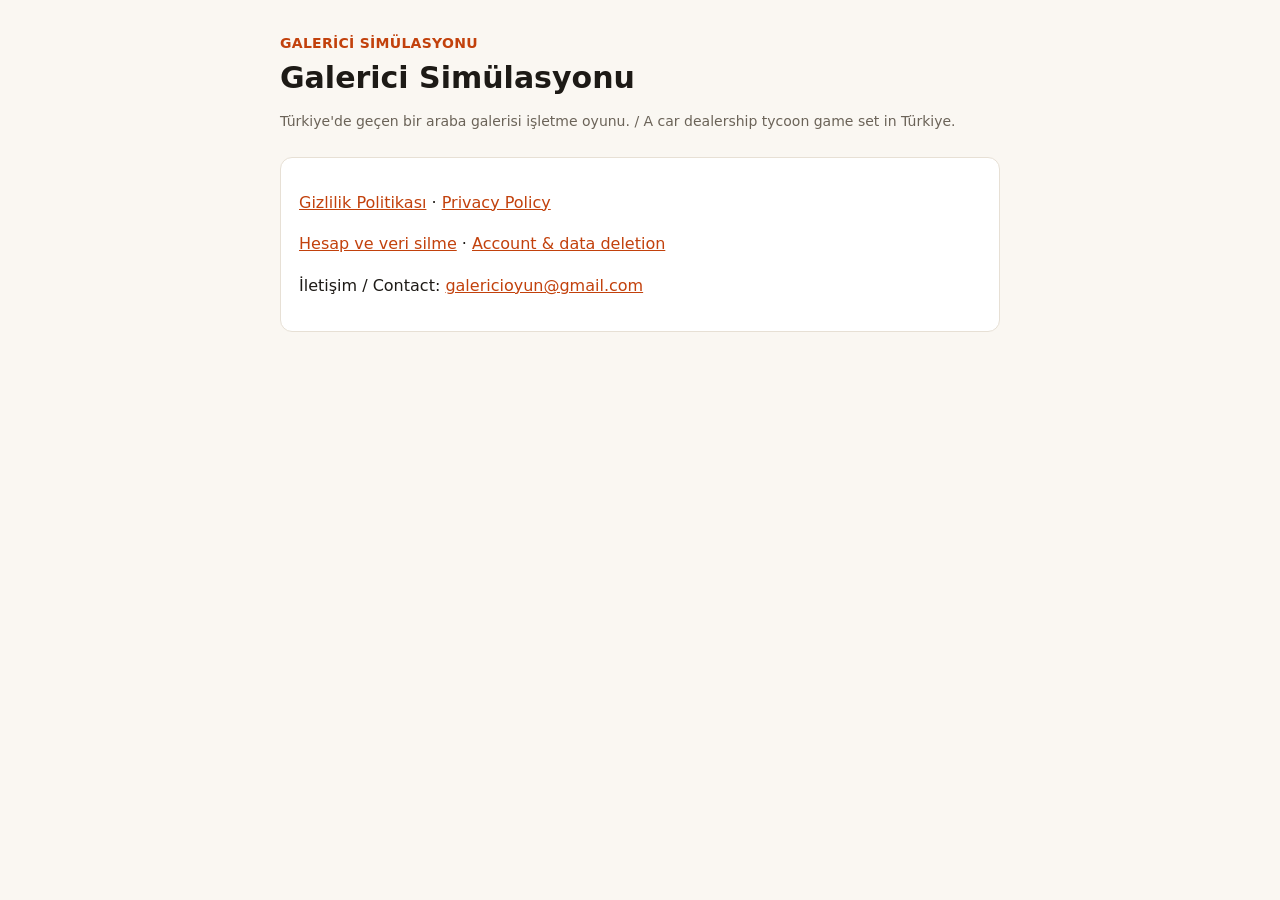
<file: index.html>
<!DOCTYPE html>
<html lang="tr">
<head>
<meta charset="utf-8">
<meta name="viewport" content="width=device-width, initial-scale=1">
<title>Galerici Simülasyonu</title>
<link rel="stylesheet" href="style.css">
</head>
<body>
<main>
<header>
<div class="brand">Galerici Simülasyonu</div>
<h1>Galerici Simülasyonu</h1>
<p class="muted">Türkiye'de geçen bir araba galerisi işletme oyunu. / A car dealership tycoon game set in Türkiye.</p>
</header>
<div class="card">
<p><a href="gizlilik.html">Gizlilik Politikası</a> · <a href="gizlilik.html#en">Privacy Policy</a></p>
<p><a href="hesap-silme.html">Hesap ve veri silme</a> · <a href="hesap-silme.html#en">Account &amp; data deletion</a></p>
<p>İletişim / Contact: <a href="mailto:galericioyun@gmail.com">galericioyun@gmail.com</a></p>
</div>
</main>
</body>
</html>
</file>
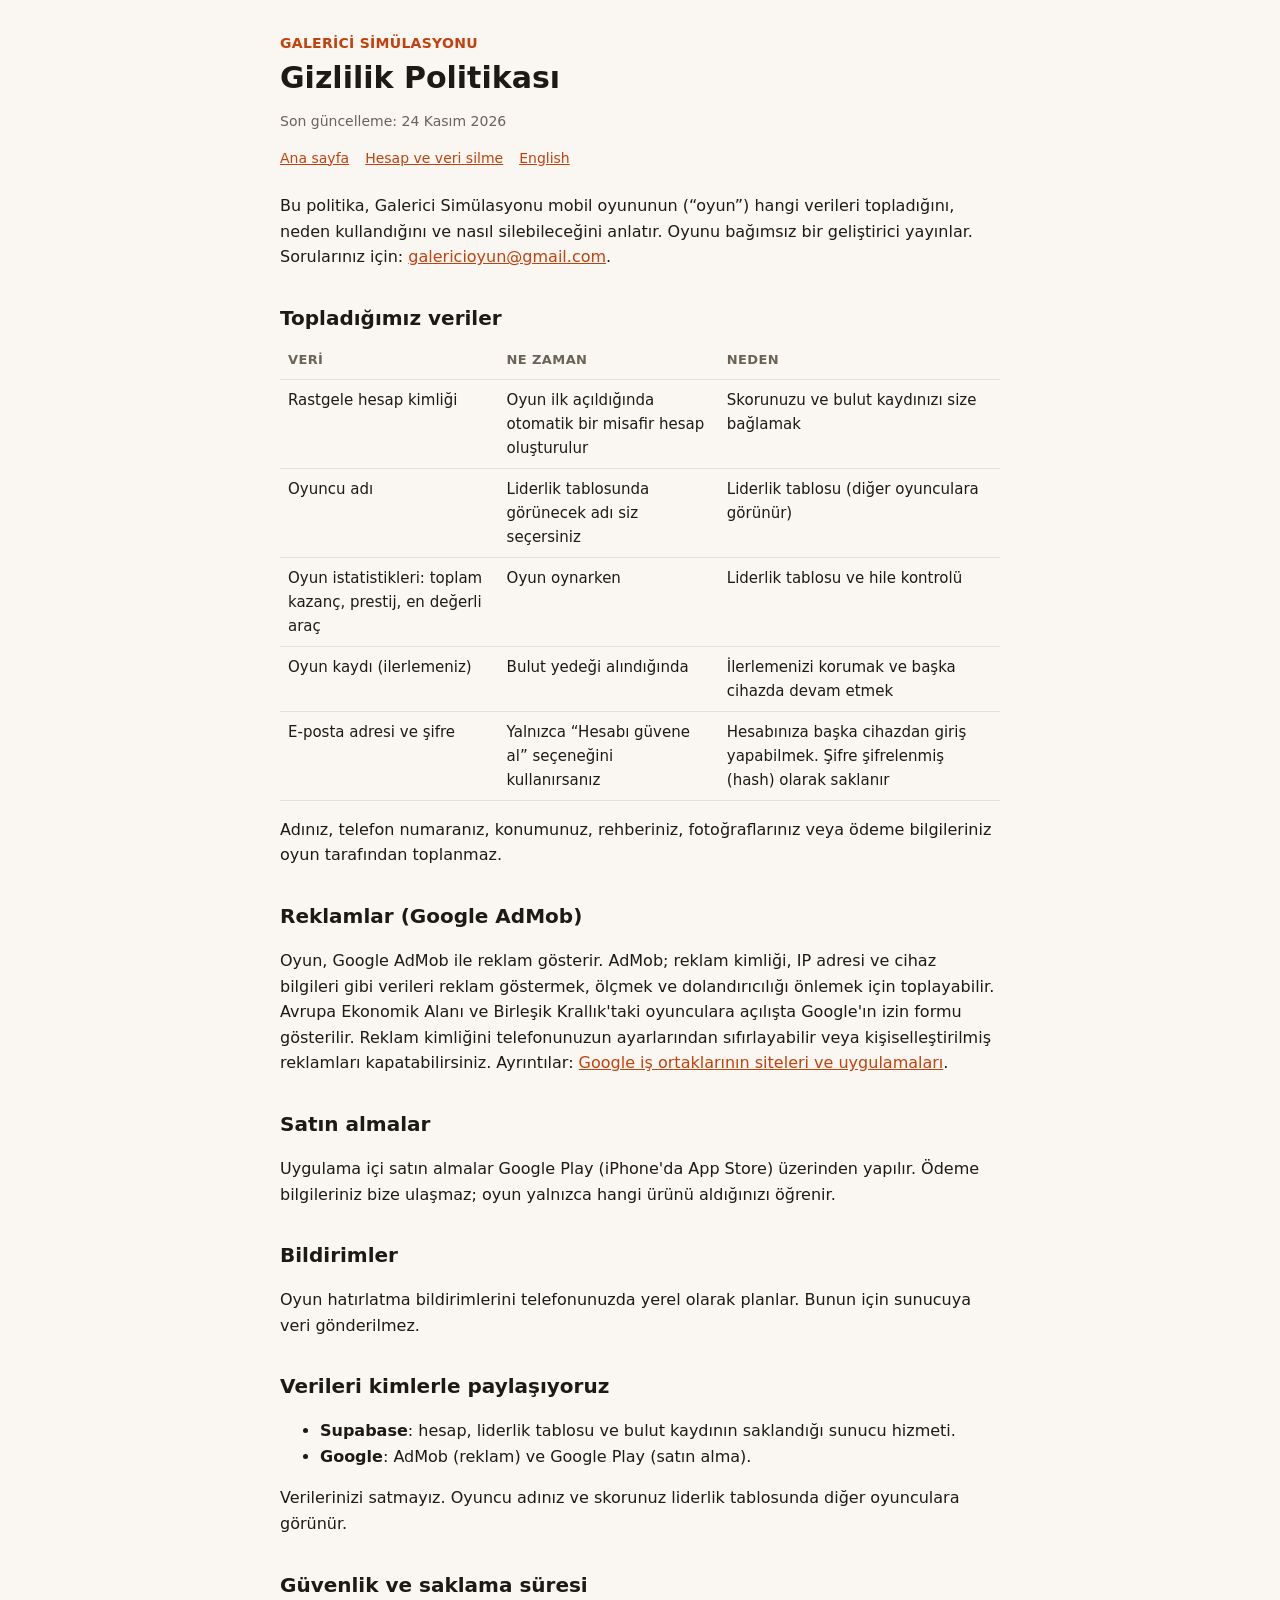
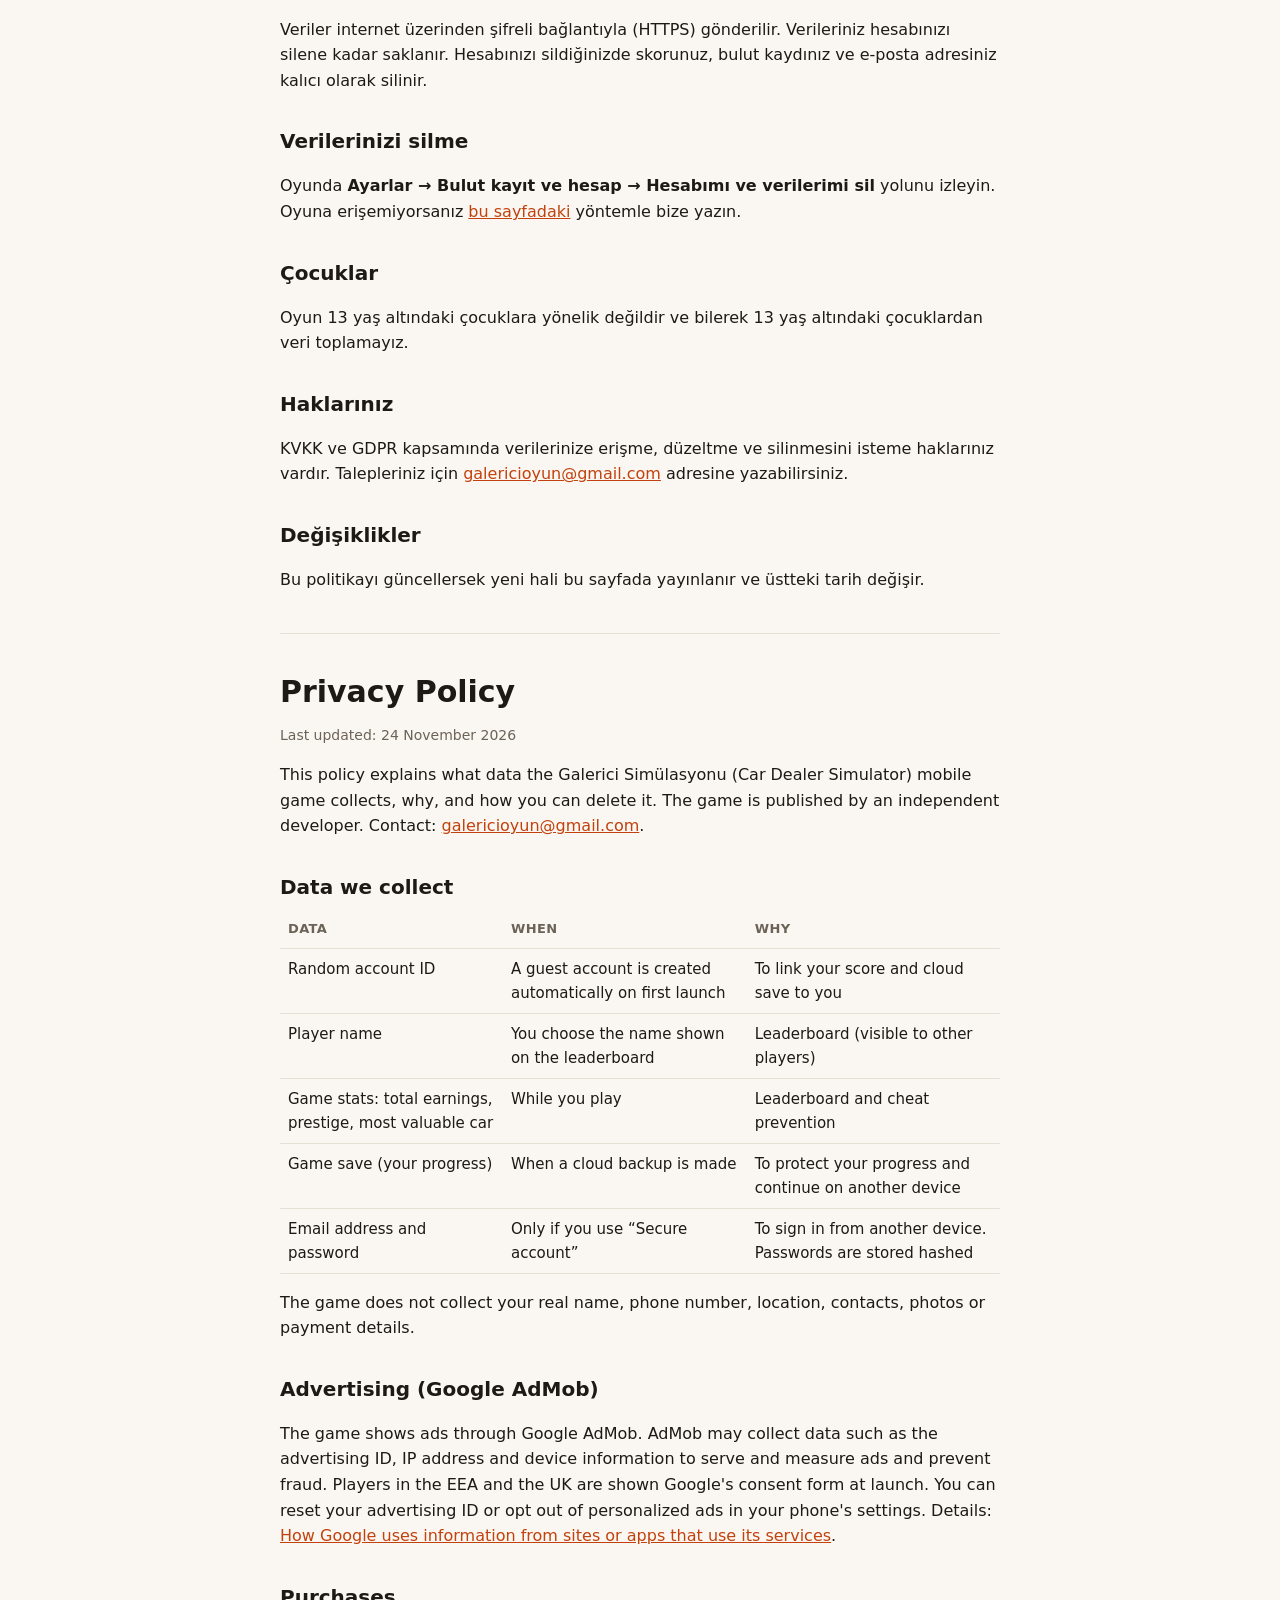
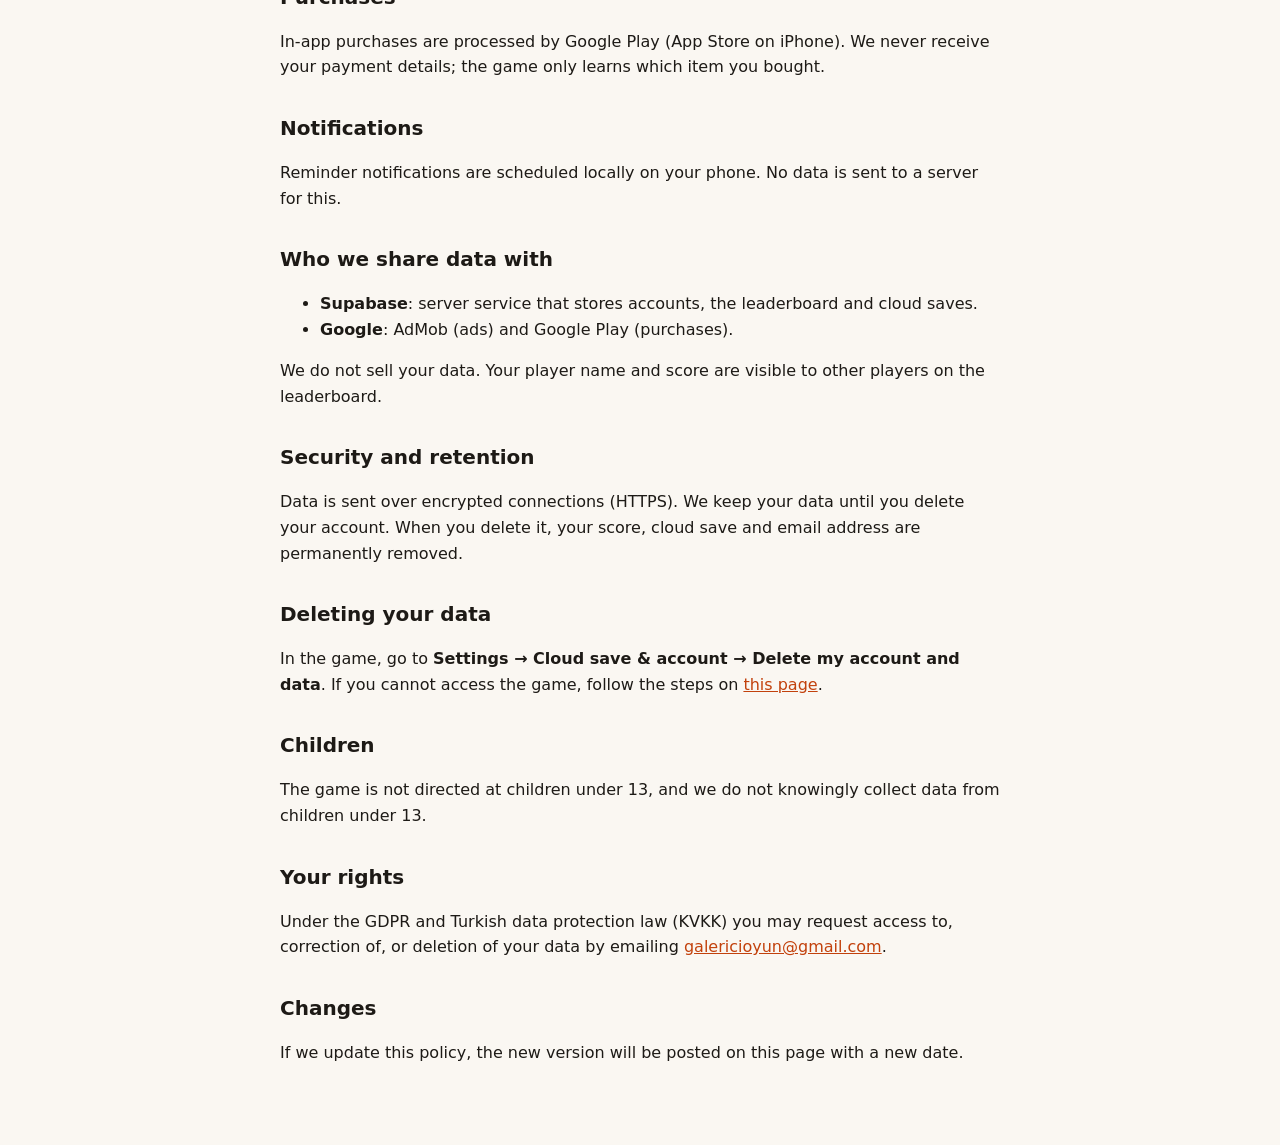
<file: gizlilik.html>
<!DOCTYPE html>
<html lang="tr">
<head>
<meta charset="utf-8">
<meta name="viewport" content="width=device-width, initial-scale=1">
<title>Gizlilik Politikası · Galerici Simülasyonu</title>
<link rel="stylesheet" href="style.css">
</head>
<body>
<main>
<header>
<div class="brand">Galerici Simülasyonu</div>
<h1>Gizlilik Politikası</h1>
<p class="muted">Son güncelleme: 24 Kasım 2026</p>
<nav><a href="index.html">Ana sayfa</a><a href="hesap-silme.html">Hesap ve veri silme</a><a href="#en">English</a></nav>
</header>

<p>Bu politika, Galerici Simülasyonu mobil oyununun (“oyun”) hangi verileri topladığını, neden kullandığını ve nasıl silebileceğini anlatır. Oyunu bağımsız bir geliştirici yayınlar. Sorularınız için: <a href="mailto:galericioyun@gmail.com">galericioyun@gmail.com</a>.</p>

<h2>Topladığımız veriler</h2>
<table>
<tr><th>Veri</th><th>Ne zaman</th><th>Neden</th></tr>
<tr><td>Rastgele hesap kimliği</td><td>Oyun ilk açıldığında otomatik bir misafir hesap oluşturulur</td><td>Skorunuzu ve bulut kaydınızı size bağlamak</td></tr>
<tr><td>Oyuncu adı</td><td>Liderlik tablosunda görünecek adı siz seçersiniz</td><td>Liderlik tablosu (diğer oyunculara görünür)</td></tr>
<tr><td>Oyun istatistikleri: toplam kazanç, prestij, en değerli araç</td><td>Oyun oynarken</td><td>Liderlik tablosu ve hile kontrolü</td></tr>
<tr><td>Oyun kaydı (ilerlemeniz)</td><td>Bulut yedeği alındığında</td><td>İlerlemenizi korumak ve başka cihazda devam etmek</td></tr>
<tr><td>E-posta adresi ve şifre</td><td>Yalnızca “Hesabı güvene al” seçeneğini kullanırsanız</td><td>Hesabınıza başka cihazdan giriş yapabilmek. Şifre şifrelenmiş (hash) olarak saklanır</td></tr>
</table>
<p>Adınız, telefon numaranız, konumunuz, rehberiniz, fotoğraflarınız veya ödeme bilgileriniz oyun tarafından toplanmaz.</p>

<h2>Reklamlar (Google AdMob)</h2>
<p>Oyun, Google AdMob ile reklam gösterir. AdMob; reklam kimliği, IP adresi ve cihaz bilgileri gibi verileri reklam göstermek, ölçmek ve dolandırıcılığı önlemek için toplayabilir. Avrupa Ekonomik Alanı ve Birleşik Krallık'taki oyunculara açılışta Google'ın izin formu gösterilir. Reklam kimliğini telefonunuzun ayarlarından sıfırlayabilir veya kişiselleştirilmiş reklamları kapatabilirsiniz. Ayrıntılar: <a href="https://policies.google.com/technologies/partner-sites">Google iş ortaklarının siteleri ve uygulamaları</a>.</p>

<h2>Satın almalar</h2>
<p>Uygulama içi satın almalar Google Play (iPhone'da App Store) üzerinden yapılır. Ödeme bilgileriniz bize ulaşmaz; oyun yalnızca hangi ürünü aldığınızı öğrenir.</p>

<h2>Bildirimler</h2>
<p>Oyun hatırlatma bildirimlerini telefonunuzda yerel olarak planlar. Bunun için sunucuya veri gönderilmez.</p>

<h2>Verileri kimlerle paylaşıyoruz</h2>
<ul>
<li><strong>Supabase</strong>: hesap, liderlik tablosu ve bulut kaydının saklandığı sunucu hizmeti.</li>
<li><strong>Google</strong>: AdMob (reklam) ve Google Play (satın alma).</li>
</ul>
<p>Verilerinizi satmayız. Oyuncu adınız ve skorunuz liderlik tablosunda diğer oyunculara görünür.</p>

<h2>Güvenlik ve saklama süresi</h2>
<p>Veriler internet üzerinden şifreli bağlantıyla (HTTPS) gönderilir. Verileriniz hesabınızı silene kadar saklanır. Hesabınızı sildiğinizde skorunuz, bulut kaydınız ve e-posta adresiniz kalıcı olarak silinir.</p>

<h2>Verilerinizi silme</h2>
<p>Oyunda <strong>Ayarlar → Bulut kayıt ve hesap → Hesabımı ve verilerimi sil</strong> yolunu izleyin. Oyuna erişemiyorsanız <a href="hesap-silme.html">bu sayfadaki</a> yöntemle bize yazın.</p>

<h2>Çocuklar</h2>
<p>Oyun 13 yaş altındaki çocuklara yönelik değildir ve bilerek 13 yaş altındaki çocuklardan veri toplamayız.</p>

<h2>Haklarınız</h2>
<p>KVKK ve GDPR kapsamında verilerinize erişme, düzeltme ve silinmesini isteme haklarınız vardır. Talepleriniz için <a href="mailto:galericioyun@gmail.com">galericioyun@gmail.com</a> adresine yazabilirsiniz.</p>

<h2>Değişiklikler</h2>
<p>Bu politikayı güncellersek yeni hali bu sayfada yayınlanır ve üstteki tarih değişir.</p>

<hr id="en">

<h1>Privacy Policy</h1>
<p class="muted">Last updated: 24 November 2026</p>

<p>This policy explains what data the Galerici Simülasyonu (Car Dealer Simulator) mobile game collects, why, and how you can delete it. The game is published by an independent developer. Contact: <a href="mailto:galericioyun@gmail.com">galericioyun@gmail.com</a>.</p>

<h2>Data we collect</h2>
<table>
<tr><th>Data</th><th>When</th><th>Why</th></tr>
<tr><td>Random account ID</td><td>A guest account is created automatically on first launch</td><td>To link your score and cloud save to you</td></tr>
<tr><td>Player name</td><td>You choose the name shown on the leaderboard</td><td>Leaderboard (visible to other players)</td></tr>
<tr><td>Game stats: total earnings, prestige, most valuable car</td><td>While you play</td><td>Leaderboard and cheat prevention</td></tr>
<tr><td>Game save (your progress)</td><td>When a cloud backup is made</td><td>To protect your progress and continue on another device</td></tr>
<tr><td>Email address and password</td><td>Only if you use “Secure account”</td><td>To sign in from another device. Passwords are stored hashed</td></tr>
</table>
<p>The game does not collect your real name, phone number, location, contacts, photos or payment details.</p>

<h2>Advertising (Google AdMob)</h2>
<p>The game shows ads through Google AdMob. AdMob may collect data such as the advertising ID, IP address and device information to serve and measure ads and prevent fraud. Players in the EEA and the UK are shown Google's consent form at launch. You can reset your advertising ID or opt out of personalized ads in your phone's settings. Details: <a href="https://policies.google.com/technologies/partner-sites">How Google uses information from sites or apps that use its services</a>.</p>

<h2>Purchases</h2>
<p>In-app purchases are processed by Google Play (App Store on iPhone). We never receive your payment details; the game only learns which item you bought.</p>

<h2>Notifications</h2>
<p>Reminder notifications are scheduled locally on your phone. No data is sent to a server for this.</p>

<h2>Who we share data with</h2>
<ul>
<li><strong>Supabase</strong>: server service that stores accounts, the leaderboard and cloud saves.</li>
<li><strong>Google</strong>: AdMob (ads) and Google Play (purchases).</li>
</ul>
<p>We do not sell your data. Your player name and score are visible to other players on the leaderboard.</p>

<h2>Security and retention</h2>
<p>Data is sent over encrypted connections (HTTPS). We keep your data until you delete your account. When you delete it, your score, cloud save and email address are permanently removed.</p>

<h2>Deleting your data</h2>
<p>In the game, go to <strong>Settings → Cloud save &amp; account → Delete my account and data</strong>. If you cannot access the game, follow the steps on <a href="hesap-silme.html#en">this page</a>.</p>

<h2>Children</h2>
<p>The game is not directed at children under 13, and we do not knowingly collect data from children under 13.</p>

<h2>Your rights</h2>
<p>Under the GDPR and Turkish data protection law (KVKK) you may request access to, correction of, or deletion of your data by emailing <a href="mailto:galericioyun@gmail.com">galericioyun@gmail.com</a>.</p>

<h2>Changes</h2>
<p>If we update this policy, the new version will be posted on this page with a new date.</p>
</main>
</body>
</html>
</file>
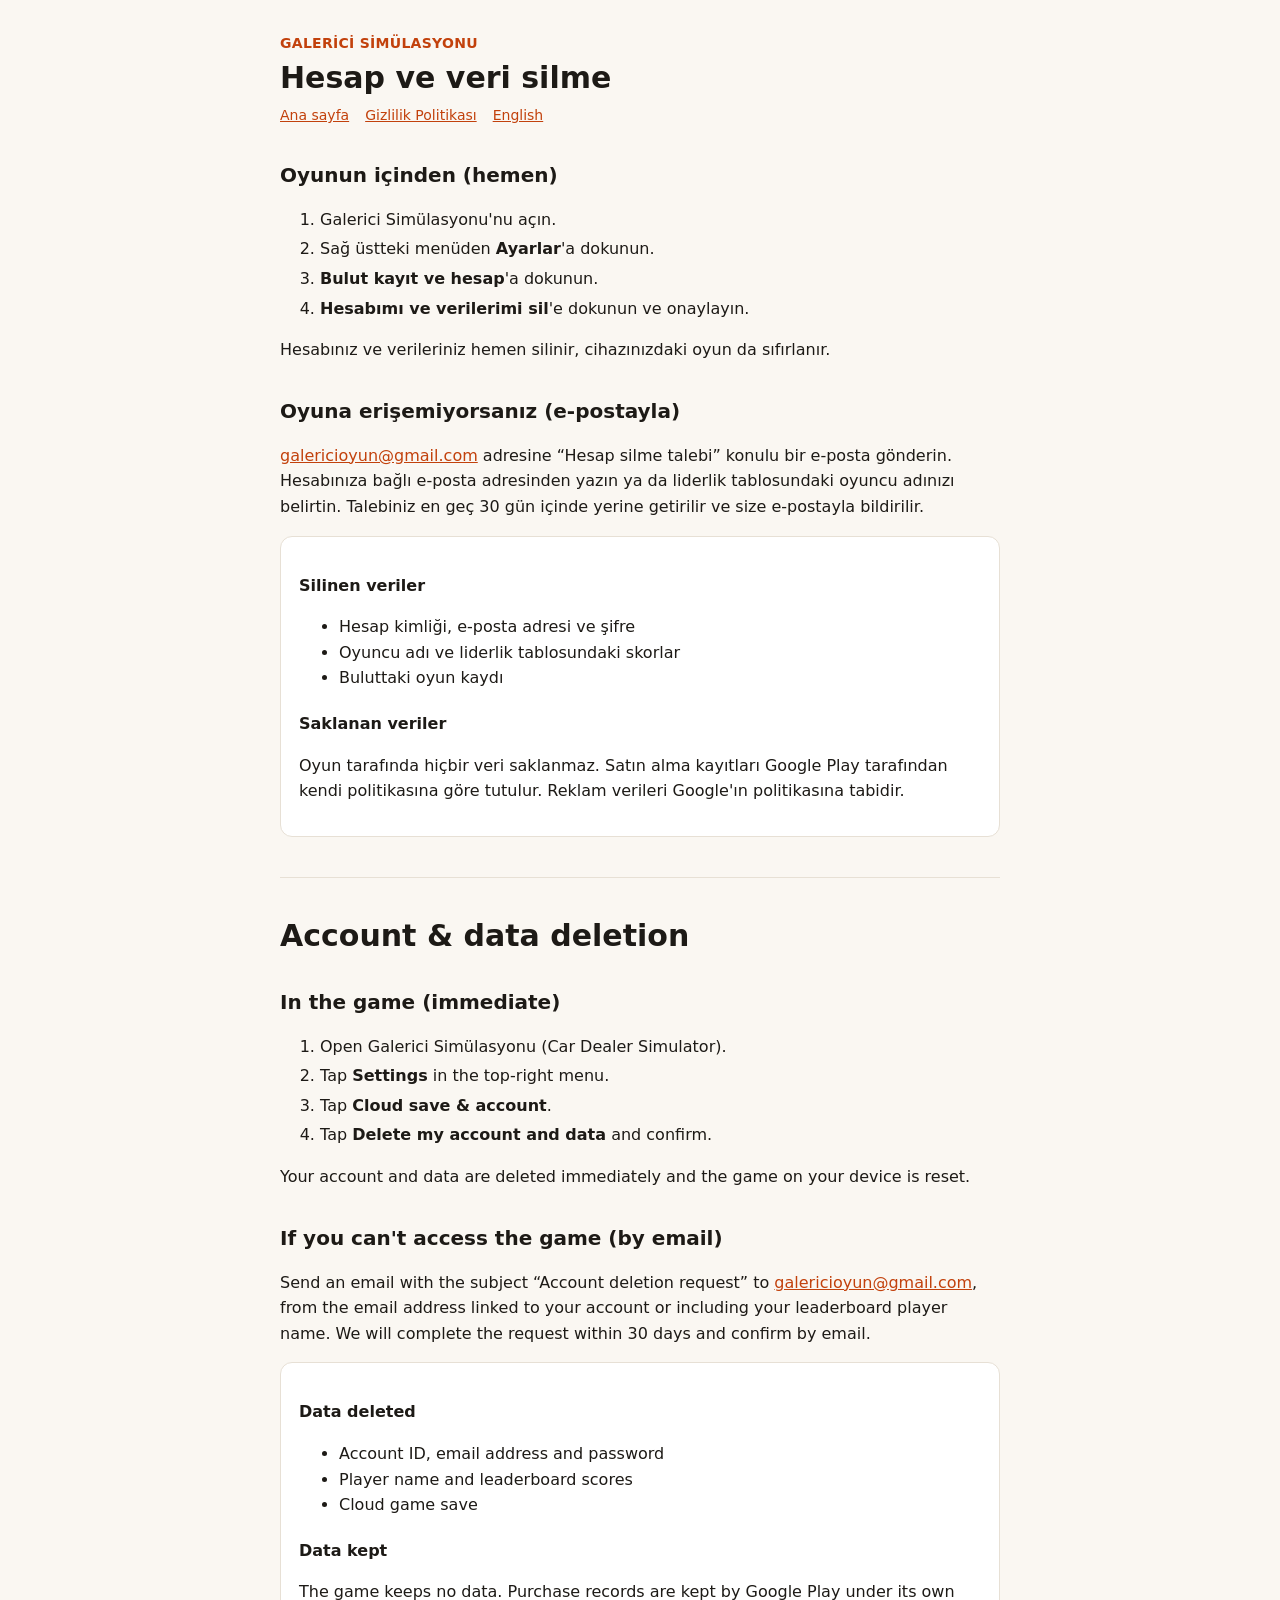
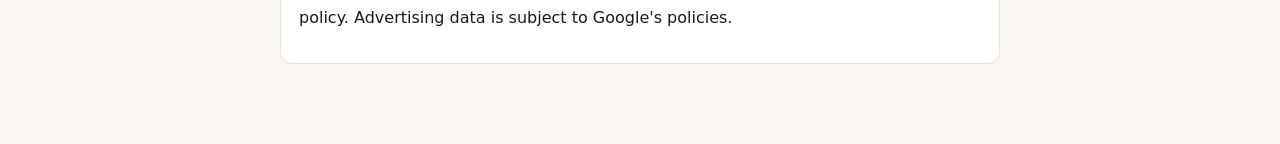
<file: hesap-silme.html>
<!DOCTYPE html>
<html lang="tr">
<head>
<meta charset="utf-8">
<meta name="viewport" content="width=device-width, initial-scale=1">
<title>Hesap ve veri silme · Galerici Simülasyonu</title>
<link rel="stylesheet" href="style.css">
</head>
<body>
<main>
<header>
<div class="brand">Galerici Simülasyonu</div>
<h1>Hesap ve veri silme</h1>
<nav><a href="index.html">Ana sayfa</a><a href="gizlilik.html">Gizlilik Politikası</a><a href="#en">English</a></nav>
</header>

<h2>Oyunun içinden (hemen)</h2>
<ol>
<li>Galerici Simülasyonu'nu açın.</li>
<li>Sağ üstteki menüden <strong>Ayarlar</strong>'a dokunun.</li>
<li><strong>Bulut kayıt ve hesap</strong>'a dokunun.</li>
<li><strong>Hesabımı ve verilerimi sil</strong>'e dokunun ve onaylayın.</li>
</ol>
<p>Hesabınız ve verileriniz hemen silinir, cihazınızdaki oyun da sıfırlanır.</p>

<h2>Oyuna erişemiyorsanız (e-postayla)</h2>
<p><a href="mailto:galericioyun@gmail.com?subject=Hesap%20silme%20talebi">galericioyun@gmail.com</a> adresine “Hesap silme talebi” konulu bir e-posta gönderin. Hesabınıza bağlı e-posta adresinden yazın ya da liderlik tablosundaki oyuncu adınızı belirtin. Talebiniz en geç 30 gün içinde yerine getirilir ve size e-postayla bildirilir.</p>

<div class="card">
<h3>Silinen veriler</h3>
<ul>
<li>Hesap kimliği, e-posta adresi ve şifre</li>
<li>Oyuncu adı ve liderlik tablosundaki skorlar</li>
<li>Buluttaki oyun kaydı</li>
</ul>
<h3>Saklanan veriler</h3>
<p>Oyun tarafında hiçbir veri saklanmaz. Satın alma kayıtları Google Play tarafından kendi politikasına göre tutulur. Reklam verileri Google'ın politikasına tabidir.</p>
</div>

<hr id="en">

<h1>Account &amp; data deletion</h1>

<h2>In the game (immediate)</h2>
<ol>
<li>Open Galerici Simülasyonu (Car Dealer Simulator).</li>
<li>Tap <strong>Settings</strong> in the top-right menu.</li>
<li>Tap <strong>Cloud save &amp; account</strong>.</li>
<li>Tap <strong>Delete my account and data</strong> and confirm.</li>
</ol>
<p>Your account and data are deleted immediately and the game on your device is reset.</p>

<h2>If you can't access the game (by email)</h2>
<p>Send an email with the subject “Account deletion request” to <a href="mailto:galericioyun@gmail.com?subject=Account%20deletion%20request">galericioyun@gmail.com</a>, from the email address linked to your account or including your leaderboard player name. We will complete the request within 30 days and confirm by email.</p>

<div class="card">
<h3>Data deleted</h3>
<ul>
<li>Account ID, email address and password</li>
<li>Player name and leaderboard scores</li>
<li>Cloud game save</li>
</ul>
<h3>Data kept</h3>
<p>The game keeps no data. Purchase records are kept by Google Play under its own policy. Advertising data is subject to Google's policies.</p>
</div>
</main>
</body>
</html>
</file>
<file: style.css>
:root{--ink:#1d1a16;--muted:#6b6358;--accent:#c2410c;--bg:#faf7f2;--card:#fff;--line:#e7e0d5}
*{box-sizing:border-box}
body{margin:0;font:16px/1.6 system-ui,-apple-system,"Segoe UI",Roboto,sans-serif;color:var(--ink);background:var(--bg)}
main{max-width:760px;margin:0 auto;padding:32px 20px 64px}
header{margin-bottom:24px}
header .brand{font-weight:800;letter-spacing:.02em;color:var(--accent);text-transform:uppercase;font-size:14px}
h1{font-size:30px;line-height:1.2;margin:6px 0 4px}
h2{font-size:20px;margin:32px 0 8px}
h3{font-size:16px;margin:20px 0 4px}
p,li{color:var(--ink)}
.muted{color:var(--muted);font-size:14px}
.card{background:var(--card);border:1px solid var(--line);border-radius:12px;padding:16px 18px;margin:16px 0}
nav{display:flex;gap:16px;flex-wrap:wrap;font-size:14px;margin-top:8px}
a{color:var(--accent)}
table{border-collapse:collapse;width:100%;font-size:15px}
th,td{text-align:left;padding:8px;border-bottom:1px solid var(--line);vertical-align:top}
th{font-size:13px;color:var(--muted);text-transform:uppercase;letter-spacing:.03em}
hr{border:0;border-top:1px solid var(--line);margin:40px 0}
ol li{margin:4px 0}
</file>
